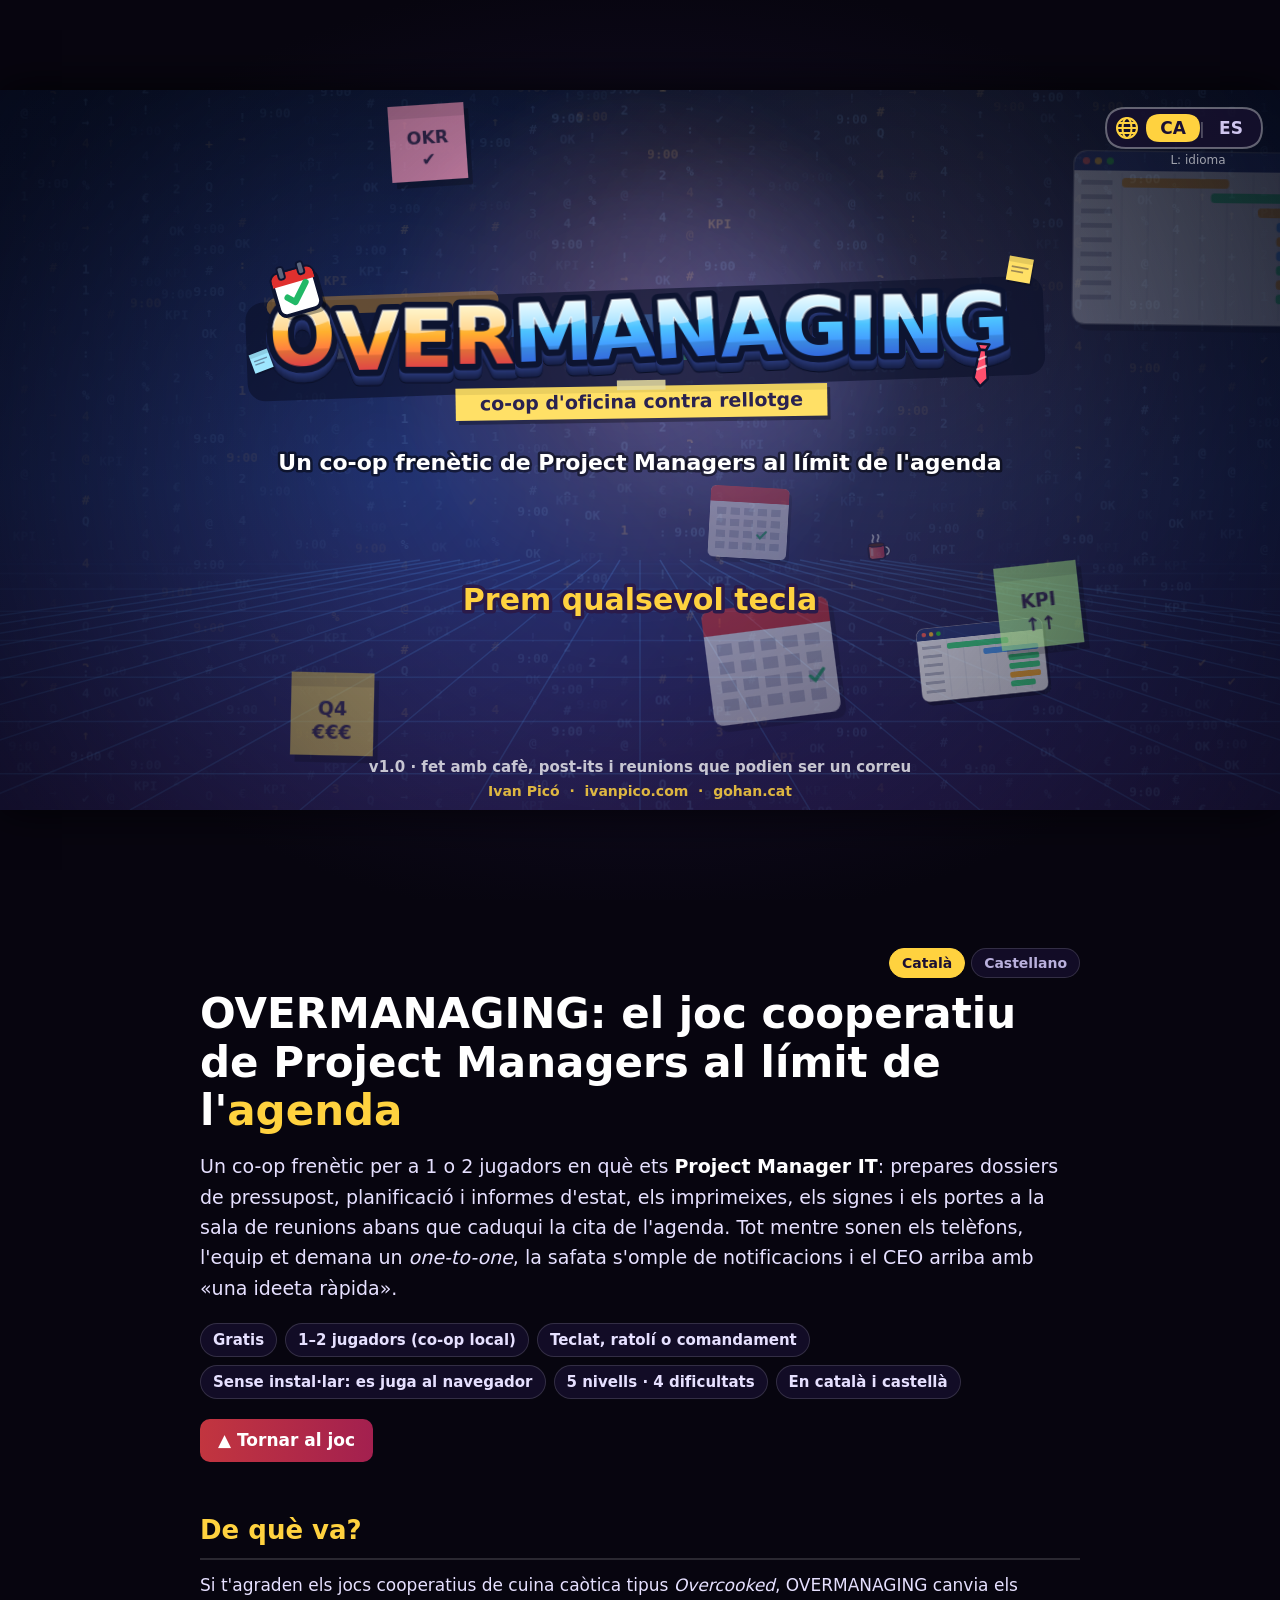
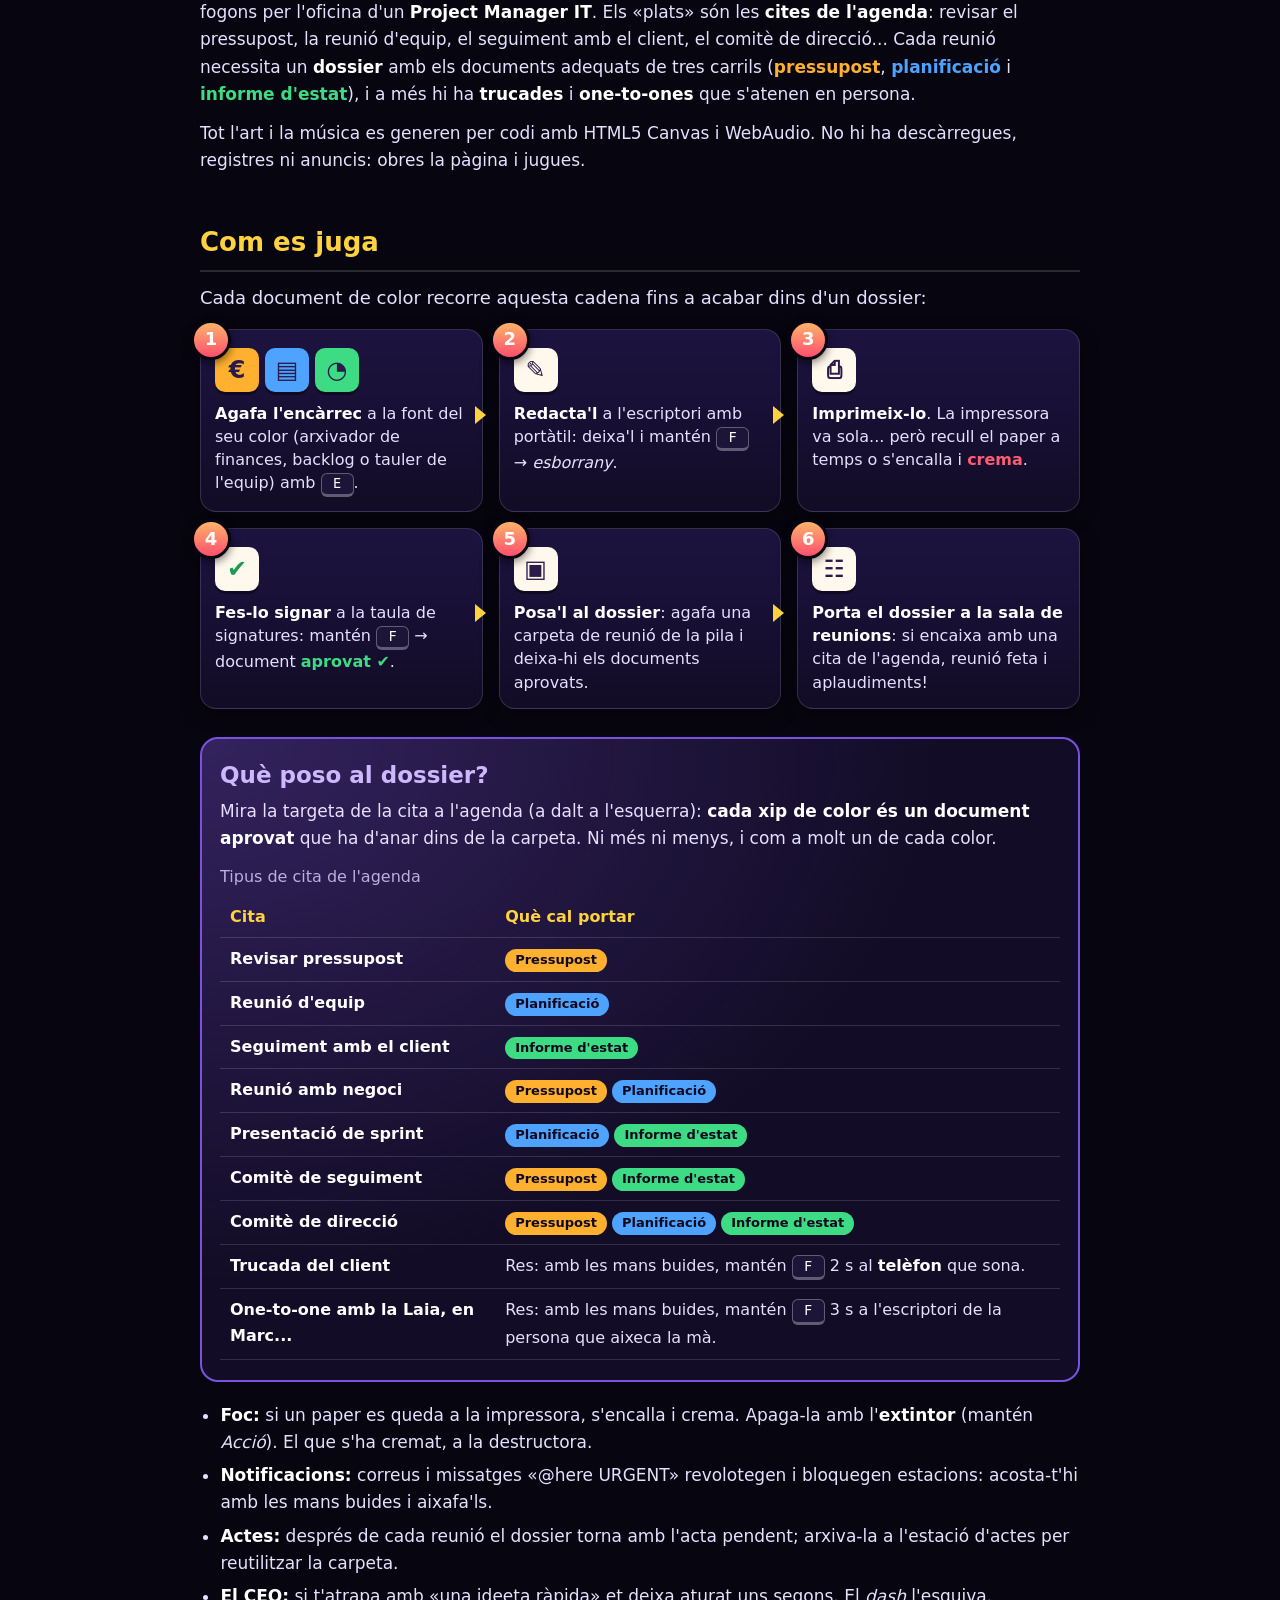
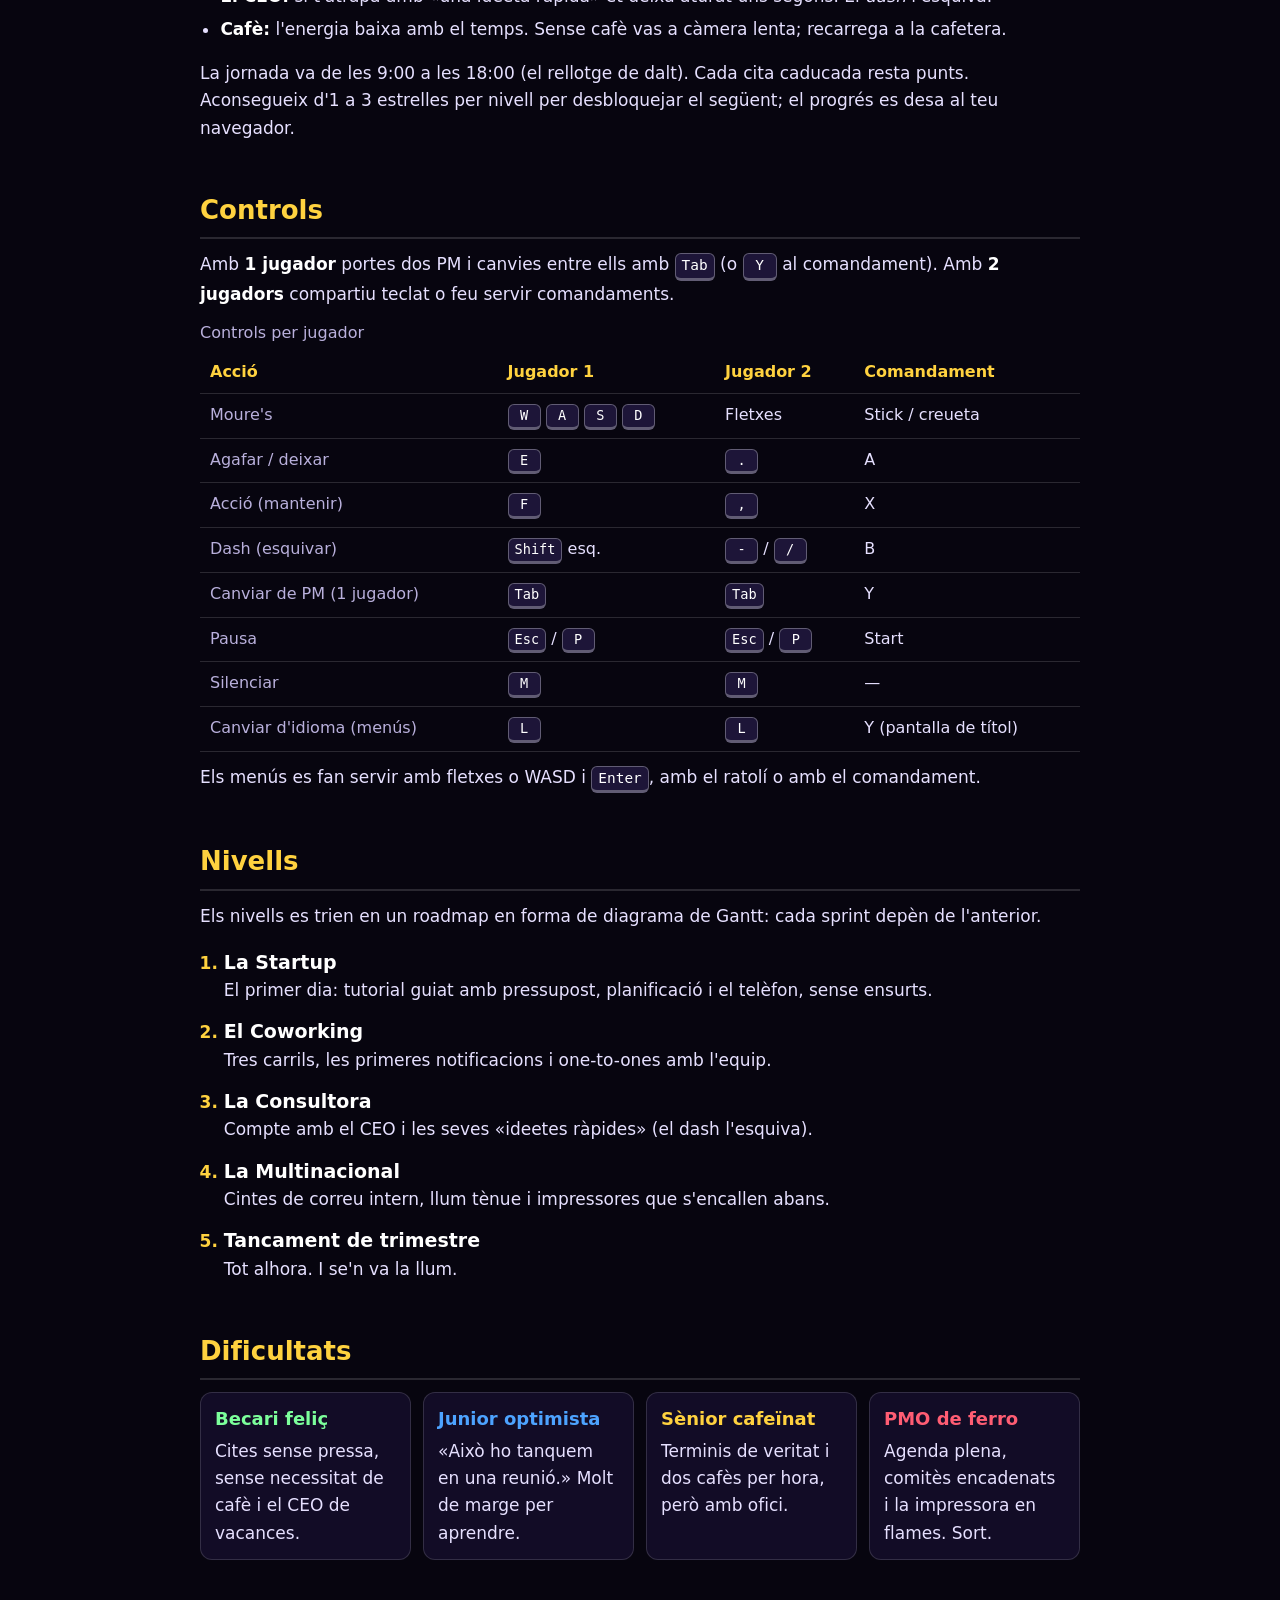
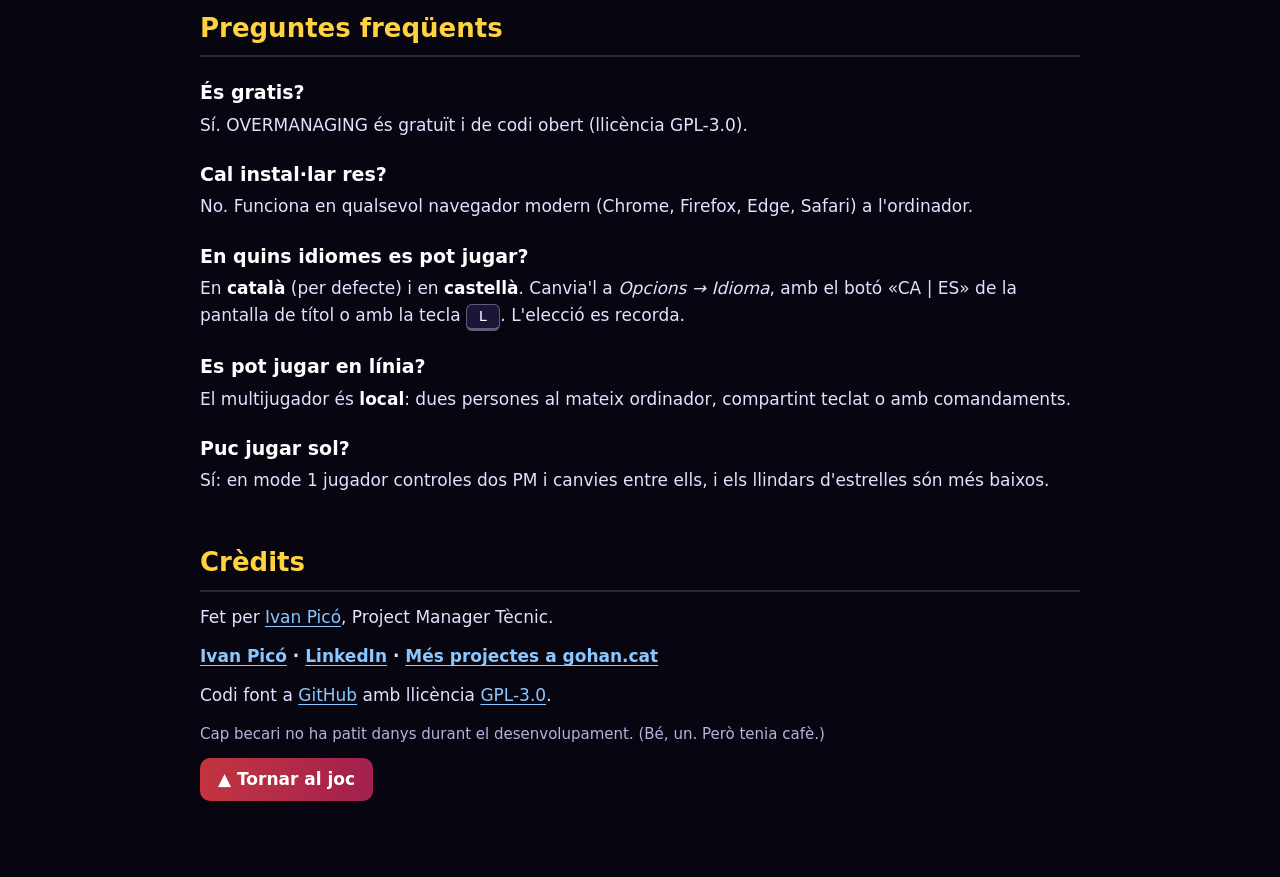
<file: index.html>
<!DOCTYPE html>
<html lang="ca" dir="ltr">
<head>
  <meta charset="utf-8">
  <meta name="viewport" content="width=device-width, initial-scale=1, viewport-fit=cover">
  <title data-i18n="page.title">OVERMANAGING — Joc cooperatiu de Project Managers gratis al navegador</title>
  <meta name="description" data-i18n-attr="content:page.meta.desc" content="Joc co-op gratis per a 1–2 jugadors al navegador: ets Project Manager IT i has de complir l'agenda (reunions, pressupostos, trucades i one-to-ones) abans que tot s'encalli. Sense instal·lar, amb teclat o comandament. En català i castellà.">
  <meta name="keywords" data-i18n-attr="content:page.meta.keywords" content="joc de project managers, joc cooperatiu, co-op local, joc de navegador, joc gratis, HTML5, joc d'oficina, agenda, reunions, gestió de projectes, joc en català">
  <meta name="author" content="Ivan Picó — Gohan Project">
  <meta name="creator" content="Ivan Picó">
  <meta name="publisher" content="Gohan Project">
  <meta name="robots" content="index, follow, max-image-preview:large, max-snippet:-1, max-video-preview:-1">
  <meta name="theme-color" content="#1a1033">
  <meta name="color-scheme" content="dark">
  <meta name="application-name" content="OVERMANAGING">
  <meta name="apple-mobile-web-app-title" content="OVERMANAGING">
  <meta name="mobile-web-app-capable" content="yes">
  <meta name="apple-mobile-web-app-capable" content="yes">
  <meta name="apple-mobile-web-app-status-bar-style" content="black-translucent">
  <meta name="format-detection" content="telephone=no">

  <link rel="canonical" href="https://overmanaging.gohan.cat/">
  <link rel="alternate" hreflang="ca" href="https://overmanaging.gohan.cat/">
  <link rel="alternate" hreflang="es" href="https://overmanaging.gohan.cat/?lang=es">
  <link rel="alternate" hreflang="x-default" href="https://overmanaging.gohan.cat/">
  <link rel="author" href="https://ivanpico.com/">
  <link rel="me" href="https://www.linkedin.com/in/ivanpico">

  <!-- Iconos y PWA -->
  <link rel="icon" href="icons/favicon.ico" sizes="any">
  <link rel="icon" href="icons/favicon.svg" type="image/svg+xml">
  <link rel="icon" href="icons/favicon-32.png" type="image/png" sizes="32x32">
  <link rel="icon" href="icons/favicon-16.png" type="image/png" sizes="16x16">
  <link rel="apple-touch-icon" href="icons/apple-touch-icon.png" sizes="180x180">
  <link rel="manifest" href="manifest.webmanifest">

  <!-- Open Graph -->
  <meta property="og:type" content="website">
  <meta property="og:site_name" content="OVERMANAGING">
  <meta property="og:locale" content="ca_ES">
  <meta property="og:locale:alternate" content="es_ES">
  <meta property="og:url" content="https://overmanaging.gohan.cat/">
  <meta property="og:title" data-i18n-attr="content:page.og.title" content="OVERMANAGING — Joc cooperatiu de Project Managers">
  <meta property="og:description" data-i18n-attr="content:page.og.desc" content="Reunions, pressupostos, trucades i one-to-ones: compleix l'agenda abans que la impressora cremi. Co-op local gratis per a 1–2 jugadors al navegador.">
  <meta property="og:image" content="https://overmanaging.gohan.cat/img/og-image.png">
  <meta property="og:image:secure_url" content="https://overmanaging.gohan.cat/img/og-image.png">
  <meta property="og:image:type" content="image/png">
  <meta property="og:image:width" content="1200">
  <meta property="og:image:height" content="630">
  <meta property="og:image:alt" data-i18n-attr="content:page.og.alt" content="Logotip d'OVERMANAGING amb una agenda plena de cites marcades i els tres colors del joc: pressupost, planificació i informe d'estat.">

  <!-- Twitter / X -->
  <meta name="twitter:card" content="summary_large_image">
  <meta name="twitter:title" data-i18n-attr="content:page.og.title" content="OVERMANAGING — Joc cooperatiu de Project Managers">
  <meta name="twitter:description" data-i18n-attr="content:page.og.desc" content="Reunions, pressupostos, trucades i one-to-ones: compleix l'agenda abans que la impressora cremi. Co-op local gratis per a 1–2 jugadors al navegador.">
  <meta name="twitter:image" content="https://overmanaging.gohan.cat/img/og-image.png">
  <meta name="twitter:image:alt" data-i18n-attr="content:page.og.alt" content="Logotip d'OVERMANAGING amb una agenda plena de cites marcades i els tres colors del joc: pressupost, planificació i informe d'estat.">

  <link rel="stylesheet" href="css/style.css">
  <link rel="stylesheet" href="css/devpanel.css">

  <!-- Datos estructurados (schema.org) -->
  <script type="application/ld+json">
  {
    "@context": "https://schema.org",
    "@graph": [
      {
        "@type": "WebSite",
        "@id": "https://overmanaging.gohan.cat/#website",
        "url": "https://overmanaging.gohan.cat/",
        "name": "OVERMANAGING",
        "description": "Joc cooperatiu de Project Managers IT gratis al navegador.",
        "inLanguage": ["ca", "es"],
        "author": { "@id": "https://gohan.cat/#ivan-pico" },
        "publisher": { "@id": "https://gohan.cat/#organization" }
      },
      {
        "@type": "WebPage",
        "@id": "https://overmanaging.gohan.cat/#webpage",
        "url": "https://overmanaging.gohan.cat/",
        "name": "OVERMANAGING — Joc cooperatiu de Project Managers gratis al navegador",
        "inLanguage": "ca",
        "isPartOf": { "@id": "https://overmanaging.gohan.cat/#website" },
        "about": { "@id": "https://overmanaging.gohan.cat/#game" },
        "mainEntity": { "@id": "https://overmanaging.gohan.cat/#game" },
        "primaryImageOfPage": { "@id": "https://overmanaging.gohan.cat/#og-image" }
      },
      {
        "@type": "Person",
        "@id": "https://gohan.cat/#ivan-pico",
        "name": "Ivan Picó",
        "url": "https://ivanpico.com/",
        "jobTitle": "Project Manager Tècnic",
        "sameAs": ["https://www.linkedin.com/in/ivanpico", "https://github.com/ivan-pico", "https://ivanpico.com/"],
        "affiliation": { "@id": "https://gohan.cat/#organization" }
      },
      {
        "@type": "Organization",
        "@id": "https://gohan.cat/#organization",
        "name": "Gohan Project",
        "url": "https://gohan.cat",
        "founder": { "@id": "https://gohan.cat/#ivan-pico" }
      },
      {
        "@type": "ImageObject",
        "@id": "https://overmanaging.gohan.cat/#og-image",
        "url": "https://overmanaging.gohan.cat/img/og-image.png",
        "contentUrl": "https://overmanaging.gohan.cat/img/og-image.png",
        "width": 1200,
        "height": 630,
        "caption": "OVERMANAGING: l'agenda d'un Project Manager IT"
      },
      {
        "@type": "VideoGame",
        "@id": "https://overmanaging.gohan.cat/#game",
        "name": "OVERMANAGING",
        "alternateName": ["Overmanaging: co-op de Project Managers", "Overmanaging: co-op de Project Managers a contrarrellotge"],
        "url": "https://overmanaging.gohan.cat/",
        "description": "Joc cooperatiu frenètic per a 1 o 2 jugadors en què ets Project Manager IT: prepara dossiers de pressupost, planificació i informes d'estat, imprimeix-los, signa'ls i porta'ls a la sala de reunions abans que caduqui la cita de l'agenda. Atén trucades, fes one-to-ones amb l'equip, aixafa notificacions i esquiva les «ideetes ràpides» del CEO.",
        "image": { "@id": "https://overmanaging.gohan.cat/#og-image" },
        "screenshot": { "@id": "https://overmanaging.gohan.cat/#og-image" },
        "inLanguage": ["ca", "es"],
        "genre": ["Cooperatiu", "Party game", "Arcade", "Gestió del temps", "Simulació"],
        "keywords": "joc de project managers, co-op local, joc de navegador, HTML5, agenda, reunions, gestió de projectes, català, castellà",
        "playMode": ["https://schema.org/CoOp", "https://schema.org/SinglePlayer", "https://schema.org/MultiPlayer"],
        "numberOfPlayers": { "@type": "QuantitativeValue", "minValue": 1, "maxValue": 2 },
        "gamePlatform": ["Navegador web", "PC", "Mac", "Linux"],
        "applicationCategory": "GameApplication",
        "applicationSubCategory": "Joc cooperatiu local",
        "operatingSystem": "Windows, macOS, Linux, ChromeOS (qualsevol navegador modern)",
        "browserRequirements": "Requereix JavaScript i HTML5 Canvas. Teclat o comandament compatible amb la Gamepad API.",
        "softwareVersion": "1.0",
        "datePublished": "2026-11-27T12:00:00+01:00",
        "isAccessibleForFree": true,
        "isFamilyFriendly": true,
        "accessMode": ["visual", "auditory"],
        "accessibilityControl": ["fullKeyboardControl", "fullMouseControl"],
        "license": "https://www.gnu.org/licenses/gpl-3.0.html",
        "author": { "@id": "https://gohan.cat/#ivan-pico" },
        "creator": { "@id": "https://gohan.cat/#ivan-pico" },
        "publisher": { "@id": "https://gohan.cat/#organization" },
        "gameLocation": [
          { "@type": "Place", "name": "La Startup", "description": "Nivell 1: tutorial guiat amb pressupost, planificació i telèfon, sense perills." },
          { "@type": "Place", "name": "El Coworking", "description": "Nivell 2: tres carrils, notificacions i one-to-ones." },
          { "@type": "Place", "name": "La Consultora", "description": "Nivell 3: el CEO i les seves «ideetes ràpides»." },
          { "@type": "Place", "name": "La Multinacional", "description": "Nivell 4: cintes de correu intern, impressores que s'encallen abans i llum tènue." },
          { "@type": "Place", "name": "Tancament de trimestre", "description": "Nivell 5: tot alhora i apagades." }
        ],
        "offers": {
          "@type": "Offer",
          "price": "0",
          "priceCurrency": "EUR",
          "availability": "https://schema.org/InStock",
          "url": "https://overmanaging.gohan.cat/",
          "category": "free"
        },
        "potentialAction": {
          "@type": "PlayAction",
          "target": "https://overmanaging.gohan.cat/"
        },
        "subjectOf": {
          "@type": "SoftwareSourceCode",
          "name": "Codi font d'OVERMANAGING",
          "codeRepository": "https://github.com/ivan-pico/overmanaging",
          "programmingLanguage": ["JavaScript", "HTML", "CSS"],
          "runtimePlatform": "Navegador web",
          "license": "https://www.gnu.org/licenses/gpl-3.0.html",
          "author": { "@id": "https://gohan.cat/#ivan-pico" }
        }
      }
    ]
  }
  </script>

  <!-- Scripts clásicos en orden (defer conserva el orden y no bloquea el parseo; funciona con file://) -->
  <!-- IDIOMAS: el motor primero, luego los textos de cada agente -->
  <script defer src="js/i18n/i18n.js"></script>
  <script defer src="js/i18n/strings_core.js"></script>
  <script defer src="js/i18n/strings_art.js"></script>
  <script defer src="js/i18n/strings_ui.js"></script>
  <!-- AUDIO -->
  <script defer src="js/audio.js"></script>
  <!-- ART -->
  <script defer src="js/art/art.js"></script>
  <script defer src="js/art/characters.js"></script>
  <script defer src="js/art/stations.js"></script>
  <script defer src="js/art/items.js"></script>
  <script defer src="js/art/fx.js"></script>
  <script defer src="js/art/ui.js"></script>
  <!-- CORE -->
  <script defer src="js/core/fallbacks.js"></script>
  <script defer src="js/core/tuning.js"></script>
  <script defer src="js/core/config.js"></script>
  <script defer src="js/core/input.js"></script>
  <script defer src="js/core/levels.js"></script>
  <script defer src="js/core/entities.js"></script>
  <script defer src="js/core/game.js"></script>
  <script defer src="js/core/hud.js"></script>
  <script defer src="js/core/menus.js"></script>
  <script defer src="js/core/devpanel.js"></script>
  <script defer src="js/core/main.js"></script>
  <!-- PÁGINA: idioma del HTML y pausa al hacer scroll fuera del juego -->
  <script defer src="js/page.js"></script>
</head>
<body>
  <main>
    <section id="juego" aria-label="Joc" data-i18n-attr="aria-label:page.game.label">
      <canvas id="game" width="1280" height="720" tabindex="0" role="application"
              aria-label="OVERMANAGING: joc cooperatiu de Project Managers. Es juga amb teclat, ratolí o comandament."
              data-i18n-attr="aria-label:page.canvas.label"
              aria-describedby="como-jugar-resumen">
        <p data-i18n="page.canvas.fallback">El teu navegador no pot mostrar el llenç del joc. Més avall tens la descripció, els controls i els nivells d'OVERMANAGING.</p>
      </canvas>
      <noscript>
        <div class="noscript">
          <p><strong>OVERMANAGING necessita JavaScript</strong> per funcionar. Activa'l i torna a carregar la pàgina per jugar.
            <em lang="es">OVERMANAGING necesita JavaScript para funcionar.</em></p>
          <p><a href="#acerca">Llegir sobre el joc</a></p>
        </div>
      </noscript>
    </section>

    <article id="acerca" class="about" aria-labelledby="titulo">
      <header>
        <nav class="langs" aria-label="Idioma" data-i18n-attr="aria-label:page.lang.nav">
          <a href="?lang=ca#acerca" hreflang="ca" lang="ca" data-lang="ca">Català</a>
          <a href="?lang=es#acerca" hreflang="es" lang="es" data-lang="es">Castellano</a>
        </nav>
        <h1 id="titulo" data-i18n-html="page.h1">OVERMANAGING: el joc cooperatiu de Project Managers al límit de l'<span class="hl">agenda</span></h1>
        <p class="lead" id="como-jugar-resumen" data-i18n-html="page.lead">Un co-op frenètic per a 1 o 2 jugadors en què ets
          <strong>Project Manager IT</strong>: prepares dossiers de pressupost, planificació i informes d'estat, els imprimeixes,
          els signes i els portes a la sala de reunions abans que caduqui la cita de l'agenda. Tot mentre sonen els telèfons,
          l'equip et demana un <em>one-to-one</em>, la safata s'omple de notificacions i el CEO arriba amb «una ideeta ràpida».</p>
        <ul class="facts" aria-label="Dades ràpides" data-i18n-attr="aria-label:page.facts.label">
          <li data-i18n="page.fact.1">Gratis</li>
          <li data-i18n="page.fact.2">1–2 jugadors (co-op local)</li>
          <li data-i18n="page.fact.3">Teclat, ratolí o comandament</li>
          <li data-i18n="page.fact.4">Sense instal·lar: es juga al navegador</li>
          <li data-i18n="page.fact.5">5 nivells · 4 dificultats</li>
          <li data-i18n="page.fact.6">En català i castellà</li>
        </ul>
        <p><a class="play" href="#juego" data-i18n="page.back">▲ Tornar al joc</a></p>
      </header>

      <section aria-labelledby="h-que-es">
        <h2 id="h-que-es" data-i18n="page.what.h">De què va?</h2>
        <p data-i18n-html="page.what.p1">Si t'agraden els jocs cooperatius de cuina caòtica tipus <em>Overcooked</em>, OVERMANAGING canvia
          els fogons per l'oficina d'un <strong>Project Manager IT</strong>. Els «plats» són les <strong>cites de l'agenda</strong>:
          revisar el pressupost, la reunió d'equip, el seguiment amb el client, el comitè de direcció... Cada reunió necessita un
          <strong>dossier</strong> amb els documents adequats de tres carrils (<strong class="tb">pressupost</strong>,
          <strong class="tp">planificació</strong> i <strong class="tr">informe d'estat</strong>), i a més hi ha
          <strong>trucades</strong> i <strong>one-to-ones</strong> que s'atenen en persona.</p>
        <p data-i18n-html="page.what.p2">Tot l'art i la música es generen per codi amb HTML5 Canvas i WebAudio.
          No hi ha descàrregues, registres ni anuncis: obres la pàgina i jugues.</p>
      </section>

      <section aria-labelledby="h-como">
        <h2 id="h-como" data-i18n="page.how.h">Com es juga</h2>
        <p class="howto-intro" data-i18n-html="page.how.intro">Cada document de color recorre aquesta cadena fins a acabar dins d'un dossier:</p>
        <ol class="howto">
          <li class="howto-step">
            <span class="howto-n" aria-hidden="true">1</span>
            <span class="howto-ico" aria-hidden="true"><b class="c-budget">€</b><b class="c-plan">▤</b><b class="c-report">◔</b></span>
            <p data-i18n-html="page.how.s1"><strong>Agafa l'encàrrec</strong> a la font del seu color (arxivador de finances, backlog o tauler de l'equip) amb <kbd>E</kbd>.</p>
          </li>
          <li class="howto-step">
            <span class="howto-n" aria-hidden="true">2</span>
            <span class="howto-ico" aria-hidden="true"><b>✎</b></span>
            <p data-i18n-html="page.how.s2"><strong>Redacta'l</strong> a l'escriptori amb portàtil: deixa'l i mantén <kbd>F</kbd> → <em>esborrany</em>.</p>
          </li>
          <li class="howto-step">
            <span class="howto-n" aria-hidden="true">3</span>
            <span class="howto-ico" aria-hidden="true"><b>⎙</b></span>
            <p data-i18n-html="page.how.s3"><strong>Imprimeix-lo</strong>. La impressora va sola... però recull el paper a temps o s'encalla i <strong class="hot">crema</strong>.</p>
          </li>
          <li class="howto-step">
            <span class="howto-n" aria-hidden="true">4</span>
            <span class="howto-ico" aria-hidden="true"><b class="ok">✔</b></span>
            <p data-i18n-html="page.how.s4"><strong>Fes-lo signar</strong> a la taula de signatures: mantén <kbd>F</kbd> → document <span class="ok">aprovat ✔</span>.</p>
          </li>
          <li class="howto-step">
            <span class="howto-n" aria-hidden="true">5</span>
            <span class="howto-ico" aria-hidden="true"><b>▣</b></span>
            <p data-i18n-html="page.how.s5"><strong>Posa'l al dossier</strong>: agafa una carpeta de reunió de la pila i deixa-hi els documents aprovats.</p>
          </li>
          <li class="howto-step">
            <span class="howto-n" aria-hidden="true">6</span>
            <span class="howto-ico" aria-hidden="true"><b>☷</b></span>
            <p data-i18n-html="page.how.s6"><strong>Porta el dossier a la sala de reunions</strong>: si encaixa amb una cita de l'agenda, reunió feta i aplaudiments!</p>
          </li>
        </ol>

        <div class="prbox">
          <h3 id="h-pr" data-i18n="page.agenda.h">Què poso al dossier?</h3>
          <p data-i18n-html="page.agenda.p">Mira la targeta de la cita a l'agenda (a dalt a l'esquerra): <strong>cada xip de color és un document aprovat</strong>
            que ha d'anar dins de la carpeta. Ni més ni menys, i com a molt un de cada color.</p>
          <div class="table-wrap">
            <table class="tasks">
              <caption data-i18n="page.agenda.caption">Tipus de cita de l'agenda</caption>
              <thead>
                <tr><th scope="col" data-i18n="page.agenda.col1">Cita</th><th scope="col" data-i18n="page.agenda.col2">Què cal portar</th></tr>
              </thead>
              <tbody>
                <tr><th scope="row" data-i18n="page.task.budget_meeting">Revisar pressupost</th><td><span class="chip b" data-i18n="page.lane.budget">Pressupost</span></td></tr>
                <tr><th scope="row" data-i18n="page.task.daily">Reunió d'equip</th><td><span class="chip p" data-i18n="page.lane.plan">Planificació</span></td></tr>
                <tr><th scope="row" data-i18n="page.task.status">Seguiment amb el client</th><td><span class="chip r" data-i18n="page.lane.report">Informe d'estat</span></td></tr>
                <tr><th scope="row" data-i18n="page.task.business">Reunió amb negoci</th><td><span class="chip b" data-i18n="page.lane.budget">Pressupost</span> <span class="chip p" data-i18n="page.lane.plan">Planificació</span></td></tr>
                <tr><th scope="row" data-i18n="page.task.presentation">Presentació de sprint</th><td><span class="chip p" data-i18n="page.lane.plan">Planificació</span> <span class="chip r" data-i18n="page.lane.report">Informe d'estat</span></td></tr>
                <tr><th scope="row" data-i18n="page.task.steering">Comitè de seguiment</th><td><span class="chip b" data-i18n="page.lane.budget">Pressupost</span> <span class="chip r" data-i18n="page.lane.report">Informe d'estat</span></td></tr>
                <tr><th scope="row" data-i18n="page.task.board">Comitè de direcció</th><td><span class="chip b" data-i18n="page.lane.budget">Pressupost</span> <span class="chip p" data-i18n="page.lane.plan">Planificació</span> <span class="chip r" data-i18n="page.lane.report">Informe d'estat</span></td></tr>
                <tr><th scope="row" data-i18n="page.task.call">Trucada del client</th><td data-i18n-html="page.task.call.how">Res: amb les mans buides, mantén <kbd>F</kbd> 2 s al <strong>telèfon</strong> que sona.</td></tr>
                <tr><th scope="row" data-i18n="page.task.one2one">One-to-one amb la Laia, en Marc...</th><td data-i18n-html="page.task.one2one.how">Res: amb les mans buides, mantén <kbd>F</kbd> 3 s a l'escriptori de la persona que aixeca la mà.</td></tr>
              </tbody>
            </table>
          </div>
        </div>

        <ul class="howto-extra">
          <li data-i18n-html="page.extra.fire"><strong>Foc:</strong> si un paper es queda a la impressora, s'encalla i crema. Apaga-la amb l'<strong>extintor</strong> (mantén <em>Acció</em>). El que s'ha cremat, a la destructora.</li>
          <li data-i18n-html="page.extra.notif"><strong>Notificacions:</strong> correus i missatges «@here URGENT» revolotegen i bloquegen estacions: acosta-t'hi amb les mans buides i aixafa'ls.</li>
          <li data-i18n-html="page.extra.minutes"><strong>Actes:</strong> després de cada reunió el dossier torna amb l'acta pendent; arxiva-la a l'estació d'actes per reutilitzar la carpeta.</li>
          <li data-i18n-html="page.extra.ceo"><strong>El CEO:</strong> si t'atrapa amb «una ideeta ràpida» et deixa aturat uns segons. El <em>dash</em> l'esquiva.</li>
          <li data-i18n-html="page.extra.coffee"><strong>Cafè:</strong> l'energia baixa amb el temps. Sense cafè vas a càmera lenta; recarrega a la cafetera.</li>
        </ul>
        <p data-i18n-html="page.how.outro">La jornada va de les 9:00 a les 18:00 (el rellotge de dalt). Cada cita caducada resta punts.
          Aconsegueix d'1 a 3 estrelles per nivell per desbloquejar el següent; el progrés es desa al teu navegador.</p>
      </section>

      <section aria-labelledby="h-controles">
        <h2 id="h-controles" data-i18n="page.ctl.h">Controls</h2>
        <p data-i18n-html="page.ctl.p">Amb <strong>1 jugador</strong> portes dos PM i canvies entre ells amb <kbd>Tab</kbd> (o <kbd>Y</kbd> al comandament).
          Amb <strong>2 jugadors</strong> compartiu teclat o feu servir comandaments.</p>
        <div class="table-wrap">
          <table>
            <caption data-i18n="page.ctl.caption">Controls per jugador</caption>
            <thead>
              <tr><th scope="col" data-i18n="page.ctl.c0">Acció</th><th scope="col" data-i18n="page.ctl.c1">Jugador 1</th><th scope="col" data-i18n="page.ctl.c2">Jugador 2</th><th scope="col" data-i18n="page.ctl.c3">Comandament</th></tr>
            </thead>
            <tbody>
              <tr><th scope="row" data-i18n="page.ctl.move">Moure's</th><td><kbd>W</kbd> <kbd>A</kbd> <kbd>S</kbd> <kbd>D</kbd></td><td data-i18n="page.ctl.arrows">Fletxes</td><td data-i18n="page.ctl.stick">Stick / creueta</td></tr>
              <tr><th scope="row" data-i18n="page.ctl.grab">Agafar / deixar</th><td><kbd>E</kbd></td><td><kbd>.</kbd></td><td>A</td></tr>
              <tr><th scope="row" data-i18n="page.ctl.action">Acció (mantenir)</th><td><kbd>F</kbd></td><td><kbd>,</kbd></td><td>X</td></tr>
              <tr><th scope="row" data-i18n="page.ctl.dash">Dash (esquivar)</th><td data-i18n-html="page.ctl.lshift"><kbd>Shift</kbd> esq.</td><td><kbd>-</kbd> / <kbd>/</kbd></td><td>B</td></tr>
              <tr><th scope="row" data-i18n="page.ctl.switch">Canviar de PM (1 jugador)</th><td><kbd>Tab</kbd></td><td><kbd>Tab</kbd></td><td>Y</td></tr>
              <tr><th scope="row" data-i18n="page.ctl.pause">Pausa</th><td><kbd>Esc</kbd> / <kbd>P</kbd></td><td><kbd>Esc</kbd> / <kbd>P</kbd></td><td>Start</td></tr>
              <tr><th scope="row" data-i18n="page.ctl.mute">Silenciar</th><td><kbd>M</kbd></td><td><kbd>M</kbd></td><td>—</td></tr>
              <tr><th scope="row" data-i18n="page.ctl.lang">Canviar d'idioma (menús)</th><td><kbd>L</kbd></td><td><kbd>L</kbd></td><td data-i18n="page.ctl.ytitle">Y (pantalla de títol)</td></tr>
            </tbody>
          </table>
        </div>
        <p data-i18n-html="page.ctl.menus">Els menús es fan servir amb fletxes o WASD i <kbd>Enter</kbd>, amb el ratolí o amb el comandament.</p>
      </section>

      <section aria-labelledby="h-niveles">
        <h2 id="h-niveles" data-i18n="page.lv.h">Nivells</h2>
        <p data-i18n="page.lv.p">Els nivells es trien en un roadmap en forma de diagrama de Gantt: cada sprint depèn de l'anterior.</p>
        <ol class="levels">
          <li><h3 data-i18n="page.lv.1.name">La Startup</h3><p data-i18n="page.lv.1.desc">El primer dia: tutorial guiat amb pressupost, planificació i el telèfon, sense ensurts.</p></li>
          <li><h3 data-i18n="page.lv.2.name">El Coworking</h3><p data-i18n="page.lv.2.desc">Tres carrils, les primeres notificacions i one-to-ones amb l'equip.</p></li>
          <li><h3 data-i18n="page.lv.3.name">La Consultora</h3><p data-i18n="page.lv.3.desc">Compte amb el CEO i les seves «ideetes ràpides» (el dash l'esquiva).</p></li>
          <li><h3 data-i18n="page.lv.4.name">La Multinacional</h3><p data-i18n="page.lv.4.desc">Cintes de correu intern, llum tènue i impressores que s'encallen abans.</p></li>
          <li><h3 data-i18n="page.lv.5.name">Tancament de trimestre</h3><p data-i18n="page.lv.5.desc">Tot alhora. I se'n va la llum.</p></li>
        </ol>
      </section>

      <section aria-labelledby="h-dificultad">
        <h2 id="h-dificultad" data-i18n="page.diff.h">Dificultats</h2>
        <dl class="diffs">
          <div><dt class="d1" data-i18n="page.diff.1.name">Becari feliç</dt><dd data-i18n="page.diff.1.desc">Cites sense pressa, sense necessitat de cafè i el CEO de vacances.</dd></div>
          <div><dt class="d2" data-i18n="page.diff.2.name">Junior optimista</dt><dd data-i18n="page.diff.2.desc">«Això ho tanquem en una reunió.» Molt de marge per aprendre.</dd></div>
          <div><dt class="d3" data-i18n="page.diff.3.name">Sènior cafeïnat</dt><dd data-i18n="page.diff.3.desc">Terminis de veritat i dos cafès per hora, però amb ofici.</dd></div>
          <div><dt class="d4" data-i18n="page.diff.4.name">PMO de ferro</dt><dd data-i18n="page.diff.4.desc">Agenda plena, comitès encadenats i la impressora en flames. Sort.</dd></div>
        </dl>
      </section>

      <section aria-labelledby="h-faq">
        <h2 id="h-faq" data-i18n="page.faq.h">Preguntes freqüents</h2>
        <h3 data-i18n="page.faq.q1">És gratis?</h3>
        <p data-i18n="page.faq.a1">Sí. OVERMANAGING és gratuït i de codi obert (llicència GPL-3.0).</p>
        <h3 data-i18n="page.faq.q2">Cal instal·lar res?</h3>
        <p data-i18n="page.faq.a2">No. Funciona en qualsevol navegador modern (Chrome, Firefox, Edge, Safari) a l'ordinador.</p>
        <h3 data-i18n="page.faq.q3">En quins idiomes es pot jugar?</h3>
        <p data-i18n-html="page.faq.a3">En <strong>català</strong> (per defecte) i en <strong>castellà</strong>. Canvia'l a <em>Opcions → Idioma</em>, amb el botó «CA | ES» de la pantalla de títol o amb la tecla <kbd>L</kbd>. L'elecció es recorda.</p>
        <h3 data-i18n="page.faq.q4">Es pot jugar en línia?</h3>
        <p data-i18n-html="page.faq.a4">El multijugador és <strong>local</strong>: dues persones al mateix ordinador, compartint teclat o amb comandaments.</p>
        <h3 data-i18n="page.faq.q5">Puc jugar sol?</h3>
        <p data-i18n="page.faq.a5">Sí: en mode 1 jugador controles dos PM i canvies entre ells, i els llindars d'estrelles són més baixos.</p>
      </section>

      <footer class="credits" aria-labelledby="h-creditos">
        <h2 id="h-creditos" data-i18n="page.cred.h">Crèdits</h2>
        <p data-i18n-html="page.cred.p1">Fet per <a href="https://ivanpico.com" target="_blank" rel="author me noopener">Ivan Picó</a>, Project Manager Tècnic.</p>
        <p class="author-links" data-i18n-html="page.cred.links"><a href="https://ivanpico.com" target="_blank" rel="me noopener">Ivan Picó</a> · <a href="https://www.linkedin.com/in/ivanpico" target="_blank" rel="me noopener">LinkedIn</a> · <a href="https://gohan.cat/">Més projectes a gohan.cat</a></p>
        <p data-i18n-html="page.cred.p2">Codi font a <a href="https://github.com/ivan-pico/overmanaging">GitHub</a> amb llicència
          <a href="https://www.gnu.org/licenses/gpl-3.0.html" rel="license">GPL-3.0</a>.</p>
        <p class="small" data-i18n="page.cred.p3">Cap becari no ha patit danys durant el desenvolupament. (Bé, un. Però tenia cafè.)</p>
        <p><a class="play" href="#juego" data-i18n="page.back">▲ Tornar al joc</a></p>
      </footer>
    </article>
  </main>
</body>
</html>
</file>
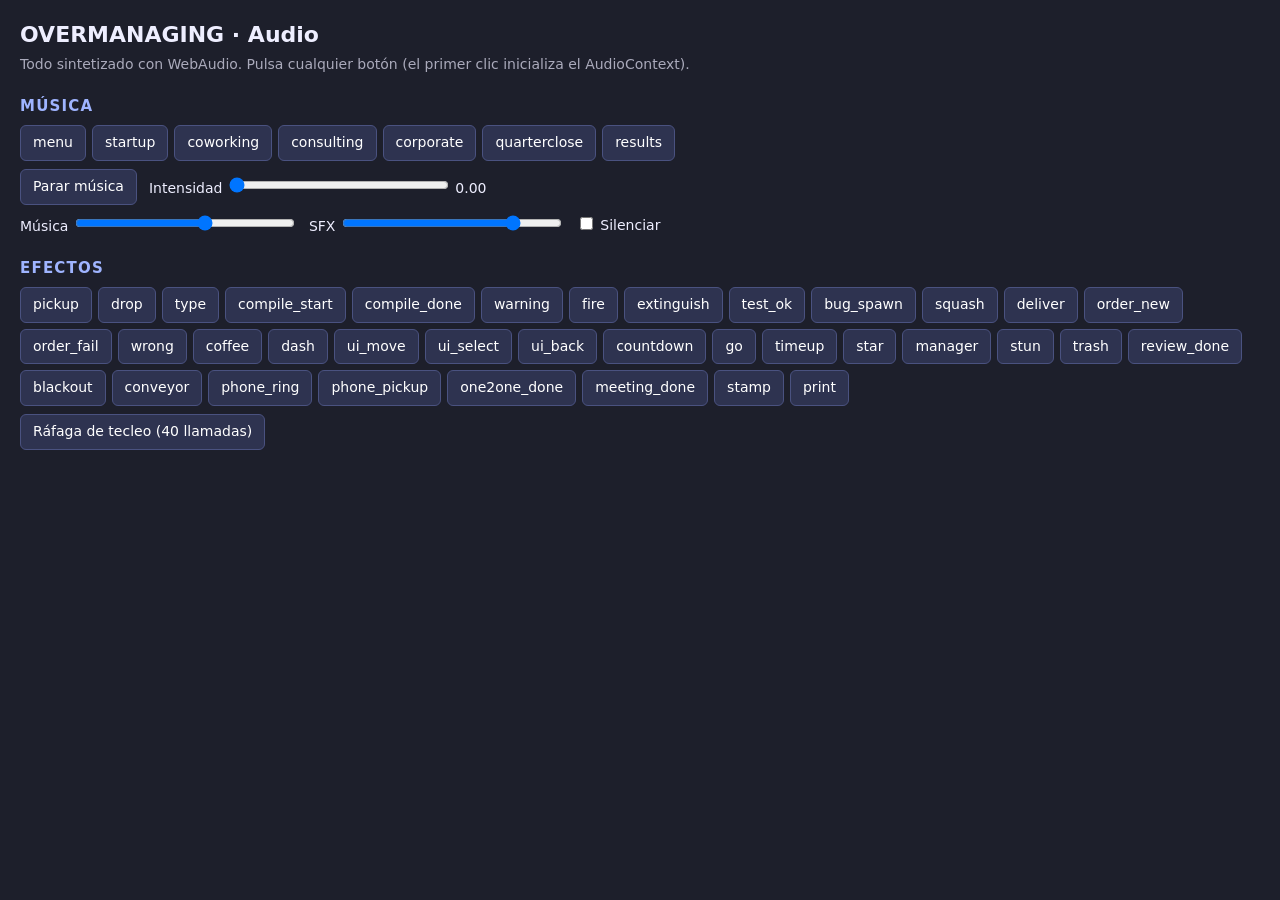
<file: tools/audio_test.html>
<!doctype html>
<html lang="es">
<head>
<meta charset="utf-8">
<meta name="viewport" content="width=device-width, initial-scale=1">
<title>OVERMANAGING · Banco de pruebas de audio</title>
<style>
  body { margin: 0; padding: 20px; background: #1d1f2b; color: #eef; font: 14px/1.4 system-ui, sans-serif; }
  h1 { margin: 0 0 4px; font-size: 22px; }
  h2 { margin: 22px 0 8px; font-size: 15px; color: #9fb4ff; text-transform: uppercase; letter-spacing: .08em; }
  p { margin: 0 0 12px; color: #aab; }
  .grid { display: flex; flex-wrap: wrap; gap: 6px; }
  button { background: #2e3350; color: #fff; border: 1px solid #4a5280; border-radius: 6px; padding: 7px 12px; cursor: pointer; font: inherit; }
  button:hover { background: #3b4270; }
  button.on { background: #3ddc84; color: #10291b; border-color: #3ddc84; }
  .row { display: flex; align-items: center; gap: 12px; margin: 8px 0; flex-wrap: wrap; }
  input[type=range] { width: 220px; }
  #log { margin-top: 18px; font: 12px monospace; color: #8a8; white-space: pre-wrap; max-height: 160px; overflow: auto; }
</style>
</head>
<body>
<h1>OVERMANAGING · Audio</h1>
<p>Todo sintetizado con WebAudio. Pulsa cualquier botón (el primer clic inicializa el AudioContext).</p>

<h2>Música</h2>
<div class="grid" id="tracks"></div>
<div class="row">
  <button id="stop">Parar música</button>
  <label>Intensidad <input id="int" type="range" min="0" max="1" step="0.01" value="0"> <span id="intv">0.00</span></label>
</div>
<div class="row">
  <label>Música <input id="mv" type="range" min="0" max="1" step="0.01" value="0.6"></label>
  <label>SFX <input id="sv" type="range" min="0" max="1" step="0.01" value="0.8"></label>
  <label><input id="mute" type="checkbox"> Silenciar</label>
</div>

<h2>Efectos</h2>
<div class="grid" id="sfx"></div>
<div class="row">
  <button id="typing">Ráfaga de tecleo (40 llamadas)</button>
</div>
<div id="log"></div>

<script src="../js/audio.js"></script>
<script>
(function () {
  var SFX = ['pickup', 'drop', 'type', 'compile_start', 'compile_done', 'warning', 'fire', 'extinguish', 'test_ok',
    'bug_spawn', 'squash', 'deliver', 'order_new', 'order_fail', 'wrong', 'coffee', 'dash', 'ui_move', 'ui_select',
    'ui_back', 'countdown', 'go', 'timeup', 'star', 'manager', 'stun', 'trash', 'review_done', 'blackout', 'conveyor',
    'phone_ring', 'phone_pickup', 'one2one_done', 'meeting_done', 'stamp', 'print'];
  var TRACKS = ['menu', 'startup', 'coworking', 'consulting', 'corporate', 'quarterclose', 'results'];
  var A = OW.Audio, logEl = document.getElementById('log');
  function log(s) { logEl.textContent = s + '\n' + logEl.textContent; }

  var tWrap = document.getElementById('tracks'), sWrap = document.getElementById('sfx');
  TRACKS.forEach(function (t) {
    var b = document.createElement('button'); b.textContent = t;
    b.onclick = function () {
      A.init(); A.startMusic(t);
      [].forEach.call(tWrap.children, function (c) { c.classList.remove('on'); });
      b.classList.add('on'); log('música: ' + t);
    };
    tWrap.appendChild(b);
  });
  SFX.forEach(function (n) {
    var b = document.createElement('button'); b.textContent = n;
    b.onclick = function () { A.init(); A.play(n); log('sfx: ' + n); };
    sWrap.appendChild(b);
  });
  document.getElementById('stop').onclick = function () {
    A.stopMusic(); [].forEach.call(tWrap.children, function (c) { c.classList.remove('on'); });
  };
  var it = document.getElementById('int'), iv = document.getElementById('intv');
  it.oninput = function () { A.setIntensity(+it.value); iv.textContent = (+it.value).toFixed(2); };
  var mv = document.getElementById('mv'), sv = document.getElementById('sv');
  mv.oninput = sv.oninput = function () { A.setVolume(+mv.value, +sv.value); };
  document.getElementById('mute').onchange = function (e) { A.mute(e.target.checked); };
  document.getElementById('typing').onclick = function () {
    A.init();
    for (var i = 0; i < 40; i++) setTimeout(function () { A.play('type'); }, i * 45 + Math.random() * 20);
  };
})();
</script>
</body>
</html>
</file>
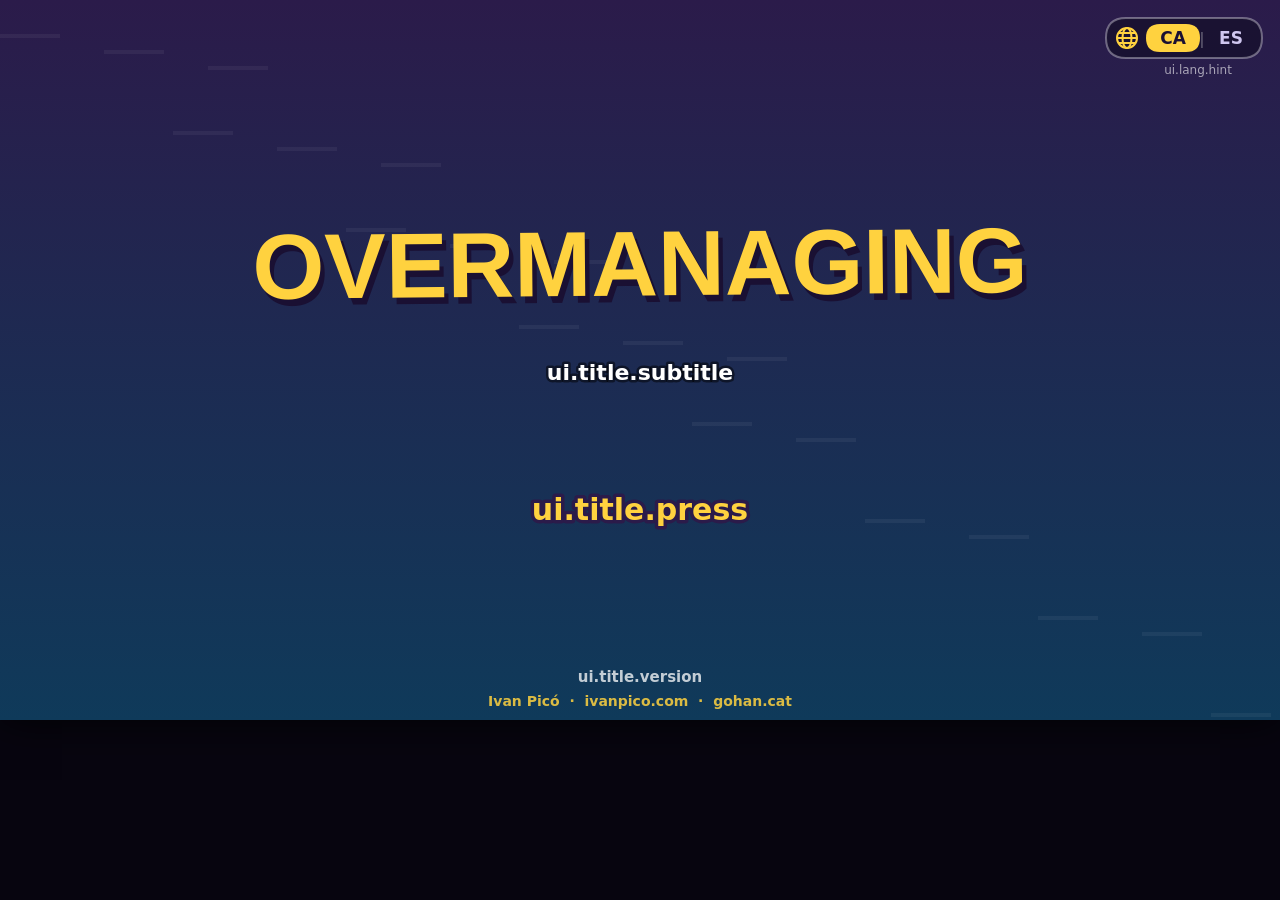
<file: tools/core_fallback_test.html>
<!DOCTYPE html>
<html lang="es">
<head>
  <meta charset="utf-8">
  <meta name="viewport" content="width=device-width, initial-scale=1">
  <title>OVERMANAGING</title>
  <link rel="stylesheet" href="../css/style.css">
  <link rel="stylesheet" href="../css/devpanel.css">
</head>
<body>
  <div id="wrap">
    <canvas id="game" width="1280" height="720" tabindex="0" aria-label="OVERMANAGING"></canvas>
  </div>
  <noscript>OVERMANAGING necesita JavaScript.</noscript>

  <!-- AUDIO -->
  <!-- ART -->
  <!-- CORE -->
  <script src="../js/core/fallbacks.js"></script>
  <script src="../js/core/tuning.js"></script>
  <script src="../js/core/config.js"></script>
  <script src="../js/core/input.js"></script>
  <script src="../js/core/levels.js"></script>
  <script src="../js/core/entities.js"></script>
  <script src="../js/core/game.js"></script>
  <script src="../js/core/hud.js"></script>
  <script src="../js/core/menus.js"></script>
  <script src="../js/core/devpanel.js"></script>
  <script src="../js/core/main.js"></script>
</body>
</html>
</file>
<file: css/style.css>
:root {
  color-scheme: dark;
  --bg: #07050f;
  --panel: #120c26;
  --line: rgba(255, 255, 255, 0.14);
  --text: #e6e0ff;
  --muted: #b9b0dc;
  --accent: #ffd23f;
  --link: #8cc8ff;
  --budget: #ffb02e;
  --plan: #4da3ff;
  --report: #3ddc84;
  --danger: #ff5d73;
  --font: "Trebuchet MS", "Segoe UI", system-ui, sans-serif;
  --mono: "Consolas", "DejaVu Sans Mono", monospace;
}
html, body {
  margin: 0;
  padding: 0;
  width: 100%;
  background: var(--bg);
}
html {
  /* La página puede bajar hasta "Acerca del juego", pero sin barra visible: el juego se ve igual que antes. */
  scrollbar-width: none;
  overscroll-behavior: none;
  scroll-behavior: smooth;
}
html::-webkit-scrollbar { display: none; }
body {
  overflow-x: hidden;
  color: var(--text);
  font-family: var(--font);
}

/* ---------- Pantalla de juego (letterbox 1280×720 a pantalla completa) ---------- */
#juego {
  position: relative;
  width: 100%;
  height: 100vh;
  height: 100dvh;
  display: flex;
  align-items: center;
  justify-content: center;
  overflow: hidden;
  background: radial-gradient(ellipse at center, #1a1033 0%, #07050f 75%);
}
#game {
  display: block;
  width: 1280px;
  height: 720px;
  background: #000;
  outline: none;
  box-shadow: 0 0 40px rgba(0, 0, 0, 0.8);
  cursor: default;
}
.noscript {
  position: absolute;
  inset: auto 16px 24px 16px;
  max-width: 640px;
  margin: 0 auto;
  padding: 16px 20px;
  border: 1px solid var(--line);
  border-radius: 12px;
  background: rgba(18, 12, 38, 0.95);
  text-align: center;
}

/* ---------- Acerca del juego (contenido HTML real, bajo la pantalla de juego) ---------- */
.about {
  max-width: 880px;
  margin: 0 auto;
  padding: 48px 16px 64px;
  line-height: 1.6;
  font-size: 17px;
}
.about h1 {
  margin: 0 0 16px;
  font-size: clamp(28px, 5vw, 42px);
  line-height: 1.15;
  color: #fff;
}
.about h1 .hl { color: var(--accent); }
.about h2 {
  margin: 48px 0 12px;
  padding-bottom: 6px;
  border-bottom: 2px solid var(--line);
  font-size: 26px;
  color: var(--accent);
}
.about h3 { margin: 20px 0 4px; font-size: 19px; color: #fff; }
.about p { margin: 0 0 12px; }
.about .lead { font-size: 19px; color: var(--text); }
.about strong { color: #fff; }
.about a { color: var(--link); text-underline-offset: 3px; }
.about a:hover { color: #fff; }
.about a:focus-visible, #game:focus-visible { outline: 3px solid var(--accent); outline-offset: 3px; }
.facts {
  display: flex;
  flex-wrap: wrap;
  gap: 8px;
  margin: 20px 0;
  padding: 0;
  list-style: none;
}
.facts li {
  padding: 4px 12px;
  border: 1px solid var(--line);
  border-radius: 999px;
  background: var(--panel);
  font-size: 15px;
  font-weight: bold;
}
.play {
  display: inline-block;
  padding: 8px 18px;
  border-radius: 10px;
  background: linear-gradient(90deg, #c2353f, #a3204f);
  color: #fff !important;
  font-weight: bold;
  text-decoration: none;
}
.play:hover { filter: brightness(1.1); }
.steps { padding-left: 1.4em; }
.steps li { margin-bottom: 8px; }
kbd {
  display: inline-block;
  min-width: 1.4em;
  padding: 0 6px;
  border: 1px solid rgba(255, 255, 255, 0.3);
  border-bottom-width: 3px;
  border-radius: 6px;
  background: #1d1538;
  color: #fff;
  font-family: var(--mono);
  font-size: 0.85em;
  text-align: center;
}
.table-wrap { overflow-x: auto; margin-bottom: 12px; }
table { width: 100%; border-collapse: collapse; font-size: 16px; }
caption { text-align: left; color: var(--muted); padding-bottom: 6px; }
th, td { padding: 8px 10px; border-bottom: 1px solid var(--line); text-align: left; vertical-align: top; }
thead th { color: var(--accent); }
tbody th { font-weight: normal; color: var(--muted); }
.levels { padding-left: 1.4em; }
.levels li { margin-bottom: 8px; }
.levels li::marker { color: var(--accent); font-weight: bold; }
.levels h3 { margin: 0; }
.diffs { margin: 0; display: grid; gap: 12px; grid-template-columns: repeat(auto-fit, minmax(200px, 1fr)); }
.diffs div { padding: 12px 14px; border: 1px solid var(--line); border-radius: 12px; background: var(--panel); }
.diffs dt { font-weight: bold; font-size: 18px; }
.diffs dd { margin: 4px 0 0; color: var(--text); }
.diffs .d1 { color: #7cff9b; }
.diffs .d2 { color: var(--plan); }
.diffs .d3 { color: var(--accent); }
.diffs .d4 { color: var(--danger); }
.credits { margin-top: 24px; }
.credits .small { color: var(--muted); font-size: 15px; }
.credits .author-links { font-weight: bold; }
@media (prefers-reduced-motion: reduce) {
  html { scroll-behavior: auto; }
}

/* ---------- Selector de idioma de la página ---------- */
.langs { display: flex; justify-content: flex-end; gap: 6px; margin-bottom: 12px; }
.langs a {
  padding: 3px 12px;
  border: 1px solid var(--line);
  border-radius: 999px;
  background: var(--panel);
  color: var(--muted);
  font-size: 14px;
  font-weight: bold;
  text-decoration: none;
}
.langs a[aria-current="true"] { background: var(--accent); border-color: var(--accent); color: #1a1033; }
.langs a:hover { color: #fff; }

/* ---------- Cómo se juega: cadena de documentos ---------- */
.howto-intro { font-size: 18px; }
.howto {
  list-style: none;
  margin: 16px 0 8px;
  padding: 0;
  display: grid;
  grid-template-columns: repeat(3, 1fr);
  gap: 16px;
}
.howto-step {
  position: relative;
  margin: 0;
  padding: 14px 14px 14px;
  border: 1px solid var(--line);
  border-radius: 16px;
  background: linear-gradient(180deg, #1c1340 0%, var(--panel) 100%);
  box-shadow: 0 6px 18px rgba(0, 0, 0, 0.35);
}
.howto-step p { margin: 0; font-size: 16px; line-height: 1.45; }
.howto-ico { display: flex; gap: 6px; margin: 4px 0 10px; }
.howto-ico b {
  display: grid;
  place-items: center;
  width: 44px;
  height: 44px;
  border-radius: 10px;
  background: #fff8ec;
  color: #2b1b4a;
  font-size: 24px;
  box-shadow: 0 3px 0 rgba(0, 0, 0, 0.4);
}
.howto-ico b.c-budget { background: var(--budget); }
.howto-ico b.c-plan { background: var(--plan); }
.howto-ico b.c-report { background: var(--report); }
.howto-ico b.ok { color: #1f9a55; }
.howto-n {
  position: absolute;
  top: -10px;
  left: -10px;
  width: 34px;
  height: 34px;
  display: grid;
  place-items: center;
  border-radius: 50%;
  background: linear-gradient(180deg, #ffb36b, #ff4f6d);
  border: 3px solid var(--bg);
  color: #fff;
  font-weight: bold;
  font-size: 18px;
  box-shadow: 0 3px 8px rgba(0, 0, 0, 0.5);
}
.howto-step:not(:nth-child(3n))::after {
  content: "";
  position: absolute;
  right: -13px;
  top: 42%;
  border: 9px solid transparent;
  border-left: 11px solid var(--accent);
  z-index: 1;
}
.howto .hot, .about .hot { color: var(--danger); }
.howto .ok { color: var(--report); font-weight: bold; }

.prbox {
  margin: 28px 0 20px;
  padding: 18px 18px 8px;
  border: 2px solid #7b52e0;
  border-radius: 18px;
  background: radial-gradient(ellipse at top left, rgba(138, 92, 240, 0.28), transparent 60%), var(--panel);
}
.prbox h3 { margin-top: 0; font-size: 23px; color: #cdb8ff; }
.tasks tbody th { color: #fff; font-weight: bold; }
.chip { display: inline-block; margin: 1px 0; padding: 1px 10px; border-radius: 999px; font-size: 13px; font-weight: bold; color: #10091f; }
.chip.b { background: var(--budget); }
.chip.p { background: var(--plan); }
.chip.r { background: var(--report); }
.about .tb { color: var(--budget); }
.about .tp { color: var(--plan); }
.about .tr { color: var(--report); }
.howto-extra { padding-left: 1.2em; }
.howto-extra li { margin-bottom: 6px; }

@media (max-width: 760px) {
  .howto { grid-template-columns: 1fr 1fr; }
  .howto-step::after { display: none; }
}
@media (max-width: 480px) {
  .howto { grid-template-columns: 1fr; gap: 18px; }
}
</file>
<file: css/devpanel.css>
/* OVERMANAGING — panel de ajustes de equilibrio (modo desarrollador, F9). */
.owd, .owd-badge {
  --owd-bg: #150e2c;
  --owd-card: #1d1440;
  --owd-card2: #241a4f;
  --owd-line: rgba(255, 255, 255, 0.11);
  --owd-text: #ece7ff;
  --owd-muted: #a99fd0;
  --owd-accent: #ffd23f;
  --owd-live: #7cff9b;
  --owd-rst: #9fc4ff;
  --owd-bad: #ff5d73;
  --owd-mod: rgba(255, 210, 63, 0.13);
  --owd-font: system-ui, -apple-system, "Segoe UI", Roboto, Ubuntu, sans-serif;
  --owd-mono: ui-monospace, "SF Mono", Consolas, "DejaVu Sans Mono", monospace;
  font-family: var(--owd-font);
  color: var(--owd-text);
}
html.owd-lock, html.owd-lock body { overflow: hidden; }
.owd[hidden], .owd-badge[hidden], .owd [hidden], .owd-badge [hidden] { display: none !important; }
.owd { position: fixed; inset: 0; z-index: 1000; display: flex; align-items: center; justify-content: center; }
.owd-backdrop { position: absolute; inset: 0; background: rgba(6, 3, 16, 0.62); backdrop-filter: blur(2px); }
.owd-panel {
  position: relative;
  display: flex; flex-direction: column;
  width: min(1180px, calc(100vw - 24px));
  height: min(800px, calc(100vh - 24px));
  background: var(--owd-bg);
  border: 1px solid rgba(160, 120, 255, 0.35);
  border-radius: 14px;
  box-shadow: 0 20px 60px rgba(0, 0, 0, 0.65), inset 0 1px 0 rgba(255, 255, 255, 0.06);
  font-size: 13px; line-height: 1.35;
  outline: none;
  overflow: hidden;
}

/* cabecera */
.owd-head { display: flex; align-items: center; gap: 12px; padding: 12px 16px 6px; }
.owd-title { font-size: 17px; font-weight: 700; letter-spacing: 0.01em; flex: 1; white-space: nowrap; overflow: hidden; text-overflow: ellipsis; }
.owd-gear { color: var(--owd-accent); }
.owd-title .owd-sub { font-size: 12px; font-weight: 500; color: var(--owd-muted); margin-left: 6px; }
.owd-counter { font-size: 12px; color: var(--owd-muted); padding: 3px 10px; border-radius: 999px; border: 1px solid var(--owd-line); white-space: nowrap; }
.owd-counter.on { color: #1a1033; background: var(--owd-accent); border-color: var(--owd-accent); font-weight: 700; }
.owd-x { all: unset; cursor: pointer; width: 30px; height: 30px; display: grid; place-items: center; border-radius: 8px; color: var(--owd-muted); font-size: 16px; }
.owd-x:hover, .owd-x:focus-visible { background: rgba(255, 255, 255, 0.08); color: #fff; }
.owd-note { margin: 0; padding: 0 16px 10px; color: var(--owd-muted); font-size: 12px; }
.owd-tag { display: inline-block; font-size: 11px; font-weight: 700; }
.owd-tag.live { color: var(--owd-live); }
.owd-tag.rst { color: var(--owd-rst); }

/* pestañas */
.owd-tabs { display: flex; gap: 4px; padding: 0 12px; border-bottom: 1px solid var(--owd-line); }
.owd-tab {
  all: unset; cursor: pointer; padding: 8px 14px 9px; border-radius: 9px 9px 0 0;
  color: var(--owd-muted); font-weight: 600; font-size: 13px; border: 1px solid transparent; border-bottom: none; margin-bottom: -1px;
}
.owd-tab:hover { color: #fff; background: rgba(255, 255, 255, 0.04); }
.owd-tab:focus-visible { outline: 2px solid var(--owd-accent); outline-offset: -2px; }
.owd-tab.on { color: #fff; background: var(--owd-card); border-color: var(--owd-line); box-shadow: inset 0 2px 0 var(--owd-accent); }

/* cuerpo con scroll interno */
.owd-body { flex: 1; overflow: auto; padding: 14px 16px 16px; background: linear-gradient(180deg, var(--owd-card) 0, var(--owd-bg) 260px); overscroll-behavior: contain; }
.owd-body::-webkit-scrollbar { width: 10px; height: 10px; }
.owd-body::-webkit-scrollbar-thumb { background: rgba(255, 255, 255, 0.14); border-radius: 10px; border: 2px solid transparent; background-clip: padding-box; }
.owd-grid { display: grid; grid-template-columns: repeat(auto-fill, minmax(500px, 1fr)); gap: 12px; align-items: start; }
.owd-card { background: rgba(255, 255, 255, 0.03); border: 1px solid var(--owd-line); border-radius: 12px; padding: 10px 12px 6px; }
.owd-card h3 { margin: 0 0 6px; font-size: 12px; text-transform: uppercase; letter-spacing: 0.08em; color: var(--owd-accent); }
.owd-row {
  display: grid; grid-template-columns: 1fr auto 52px; align-items: center; gap: 4px 10px;
  padding: 6px 8px; margin: 0 -8px; border-radius: 8px; border-left: 3px solid transparent;
}
.owd-row + .owd-row { border-top: 1px solid rgba(255, 255, 255, 0.05); }
.owd-row:hover { background: rgba(255, 255, 255, 0.03); }
.owd-row.mod, .owd-table td.mod { background: var(--owd-mod); border-left-color: var(--owd-accent); }
.owd-labtop { display: flex; align-items: baseline; gap: 6px; }
.owd-name { font-weight: 600; color: #fff; }
.owd-help { color: var(--owd-muted); font-size: 11.5px; margin-top: 1px; }
.owd-unit { color: var(--owd-muted); font-family: var(--owd-mono); font-size: 11.5px; }

/* editores */
.owd-ed { display: flex; align-items: center; gap: 6px; justify-content: flex-end; }
.owd-in {
  width: 78px; box-sizing: border-box; padding: 5px 7px; border-radius: 7px;
  border: 1px solid rgba(255, 255, 255, 0.16); background: #0d081d; color: #fff;
  font: 600 13px/1.2 var(--owd-mono); text-align: right; outline: none;
}
.owd-in:focus { border-color: var(--owd-accent); box-shadow: 0 0 0 3px rgba(255, 210, 63, 0.18); }
.owd-in:disabled { opacity: 0.35; }
.owd-in.bad { border-color: var(--owd-bad); box-shadow: 0 0 0 3px rgba(255, 93, 115, 0.22); color: #ffc2cb; }
.mod > .owd-ed .owd-in, .mod .owd-ed .owd-in { color: var(--owd-accent); }
.owd-text { width: 100%; text-align: left; font-family: var(--owd-font); font-weight: 500; }
.owd-ed.owd-t-text { justify-content: stretch; }
.owd-t-tuple .owd-in { width: 62px; }
.owd-sub { display: inline-flex; flex-direction: column; align-items: flex-end; gap: 1px; }
.owd-sublbl { font-size: 10px; color: var(--owd-muted); line-height: 1; }
.owd-reset {
  all: unset; cursor: pointer; width: 22px; height: 22px; display: grid; place-items: center; border-radius: 6px;
  color: var(--owd-accent); font-size: 14px; visibility: hidden;
}
.mod > .owd-ed > .owd-reset, .mod .owd-ed > .owd-reset { visibility: visible; }
.owd-reset:hover { background: rgba(255, 210, 63, 0.18); }
.owd-color { width: 44px; height: 26px; padding: 0; border: 1px solid rgba(255, 255, 255, 0.2); border-radius: 6px; background: none; cursor: pointer; }
.owd-switch { position: relative; display: inline-block; width: 38px; height: 22px; cursor: pointer; }
.owd-switch input { position: absolute; opacity: 0; width: 100%; height: 100%; margin: 0; cursor: pointer; }
.owd-knob { position: absolute; inset: 0; border-radius: 999px; background: #3a3160; transition: background 0.15s; pointer-events: none; }
.owd-knob::after { content: ""; position: absolute; top: 3px; left: 3px; width: 16px; height: 16px; border-radius: 50%; background: #cfc6ef; transition: transform 0.15s; }
.owd-switch input:checked + .owd-knob { background: #2f9e5a; }
.owd-switch input:checked + .owd-knob::after { transform: translateX(16px); background: #fff; }
.owd-switch input:focus-visible + .owd-knob { outline: 2px solid var(--owd-accent); outline-offset: 2px; }

/* tablas de dificultades y niveles */
.owd-tablewrap { overflow: visible; }
.owd-table { font-size: 13px; width: 100%; min-width: 1040px; border-collapse: separate; border-spacing: 0; table-layout: fixed; }
.owd-table th, .owd-table td { padding: 6px 8px; border-bottom: 1px solid rgba(255, 255, 255, 0.06); vertical-align: middle; text-align: right; }
.owd-table thead th { position: sticky; top: -14px; z-index: 2; background: #1f1645; font-weight: 700; color: #fff; font-size: 12.5px; border-bottom: 1px solid var(--owd-line); }
.owd-table .owd-corner, .owd-table .owd-rowhead { text-align: left; width: 230px; }
.owd-table .owd-corner { color: var(--owd-muted); font-weight: 600; }
.owd-table .owd-rowhead { font-weight: normal; }
.owd-table .owd-rowhead .owd-unit { margin-left: auto; }
.owd-table tbody tr:hover > * { background-color: rgba(255, 255, 255, 0.025); }
.owd-table td { position: relative; border-left: 3px solid transparent; padding-right: 20px; }
.owd-table td .owd-reset { position: absolute; right: 1px; top: 50%; transform: translateY(-50%); width: 18px; height: 18px; font-size: 13px; }
.owd-table td .owd-t-tuple .owd-in { width: 52px; }
.owd-table td .owd-t-tuple { gap: 4px; }
.owd-table td .owd-ed { justify-content: flex-end; flex-wrap: nowrap; }
.owd-table td .owd-ed.owd-t-text { justify-content: stretch; }
.owd-colhead { line-height: 1.25; vertical-align: bottom !important; }
.owd-dot { display: inline-block; width: 10px; height: 10px; border-radius: 50%; margin-right: 6px; vertical-align: 0; box-shadow: 0 0 0 2px rgba(0, 0, 0, 0.3); }
.owd-num { display: inline-grid; place-items: center; width: 18px; height: 18px; margin-right: 6px; border-radius: 50%; background: var(--owd-accent); color: #1a1033; font-size: 11px; }
.owd-cur { display: block; width: fit-content; margin: 3px 0 0 auto; padding: 1px 6px; border-radius: 999px; background: rgba(124, 255, 155, 0.16); color: var(--owd-live); font-size: 10px; font-weight: 700; vertical-align: 1px; }
.owd-ed.owd-t-tasks { flex-direction: column; align-items: stretch; gap: 2px; position: relative; padding-right: 0; }
.owd-rec { display: flex; align-items: center; gap: 5px; font-size: 11.5px; cursor: pointer; color: #e6e0ff; }
.owd-rec .owd-cb { margin: 0; accent-color: #7cff9b; }
.owd-recname { flex: 1; text-align: left; white-space: nowrap; overflow: hidden; text-overflow: ellipsis; }
.owd-lanes { display: inline-flex; gap: 1px; width: 20px; flex: none; }
.owd-lanes i { width: 6px; height: 10px; border-radius: 2px; }
.owd-lanes .ln-budget { background: #ffb02e; }
.owd-lanes .ln-plan { background: #4da3ff; }
.owd-lanes .ln-report { background: #3ddc84; }
.owd-lanes .ln-call { background: #ff7aa2; }
.owd-lanes .ln-one2one { background: #c49bff; }
.owd-in.owd-w { width: 34px; padding: 2px 5px; font-size: 12px; }

/* exportar / importar */
.owd-io { display: flex; flex-direction: column; gap: 10px; height: 100%; }
.owd-iohead { display: flex; align-items: center; gap: 12px; }
.owd-iohead h3 { margin: 0; font-size: 15px; color: #fff; }
.owd-iointro { margin: 0; color: var(--owd-muted); }
.owd-iointro code, .owd-note code { font-family: var(--owd-mono); color: #fff; }
.owd-ta {
  flex: 1; min-height: 260px; resize: none; box-sizing: border-box; width: 100%; padding: 10px 12px;
  border-radius: 10px; border: 1px solid var(--owd-line); background: #0b0718; color: #d7ffe0;
  font: 12px/1.5 var(--owd-mono); white-space: pre; outline: none; tab-size: 2;
}
.owd-ta:focus { border-color: var(--owd-accent); }
.owd-iobar { display: flex; gap: 8px; }

/* pie */
.owd-foot { display: flex; align-items: center; gap: 8px; padding: 10px 16px; border-top: 1px solid var(--owd-line); background: #120b26; flex-wrap: wrap; }
.owd-spacer { flex: 1; }
.owd-btn {
  all: unset; cursor: pointer; padding: 7px 12px; border-radius: 8px; font-weight: 600; font-size: 12.5px;
  background: rgba(255, 255, 255, 0.07); border: 1px solid rgba(255, 255, 255, 0.12); color: #fff; white-space: nowrap;
}
.owd-btn:hover { background: rgba(255, 255, 255, 0.13); }
.owd-btn:focus-visible { outline: 2px solid var(--owd-accent); outline-offset: 2px; }
.owd-btn.primary { background: linear-gradient(180deg, #ffd23f, #f0b400); color: #1a1033; border-color: #ffd23f; }
.owd-btn.primary:hover { filter: brightness(1.08); }
.owd-btn.danger { color: #ffb3be; border-color: rgba(255, 93, 115, 0.45); background: rgba(255, 93, 115, 0.08); }
.owd-btn.danger:hover { background: rgba(255, 93, 115, 0.2); }
.owd-btn.ghost { background: none; border-color: transparent; color: var(--owd-muted); padding-left: 4px; }
.owd-msg { font-size: 12px; color: var(--owd-live); opacity: 0; transition: opacity 0.2s; }
.owd-msg.show { opacity: 1; }
.owd-msg.bad { color: var(--owd-bad); }

/* insignia de esquina */
.owd-badge { position: absolute; left: 10px; bottom: 10px; z-index: 20; display: flex; gap: 6px; pointer-events: none; }
.owd-badge.fixed { position: fixed; }
.owd-chip {
  all: unset; pointer-events: auto; cursor: pointer; padding: 3px 9px; border-radius: 999px; font: 700 11px/1.4 var(--owd-font);
  background: rgba(20, 12, 40, 0.82); border: 1px solid rgba(255, 255, 255, 0.22); color: #fff; letter-spacing: 0.02em;
}
.owd-chip.mod { color: #1a1033; background: rgba(255, 210, 63, 0.92); border-color: #ffd23f; }
.owd-chip:hover { filter: brightness(1.12); }
.owd-chip:focus-visible { outline: 2px solid #fff; outline-offset: 2px; }

@media (max-width: 760px) {
  .owd-grid { grid-template-columns: 1fr; }
  .owd-help { display: none; }
  .owd-note { display: none; }
}
</file>
